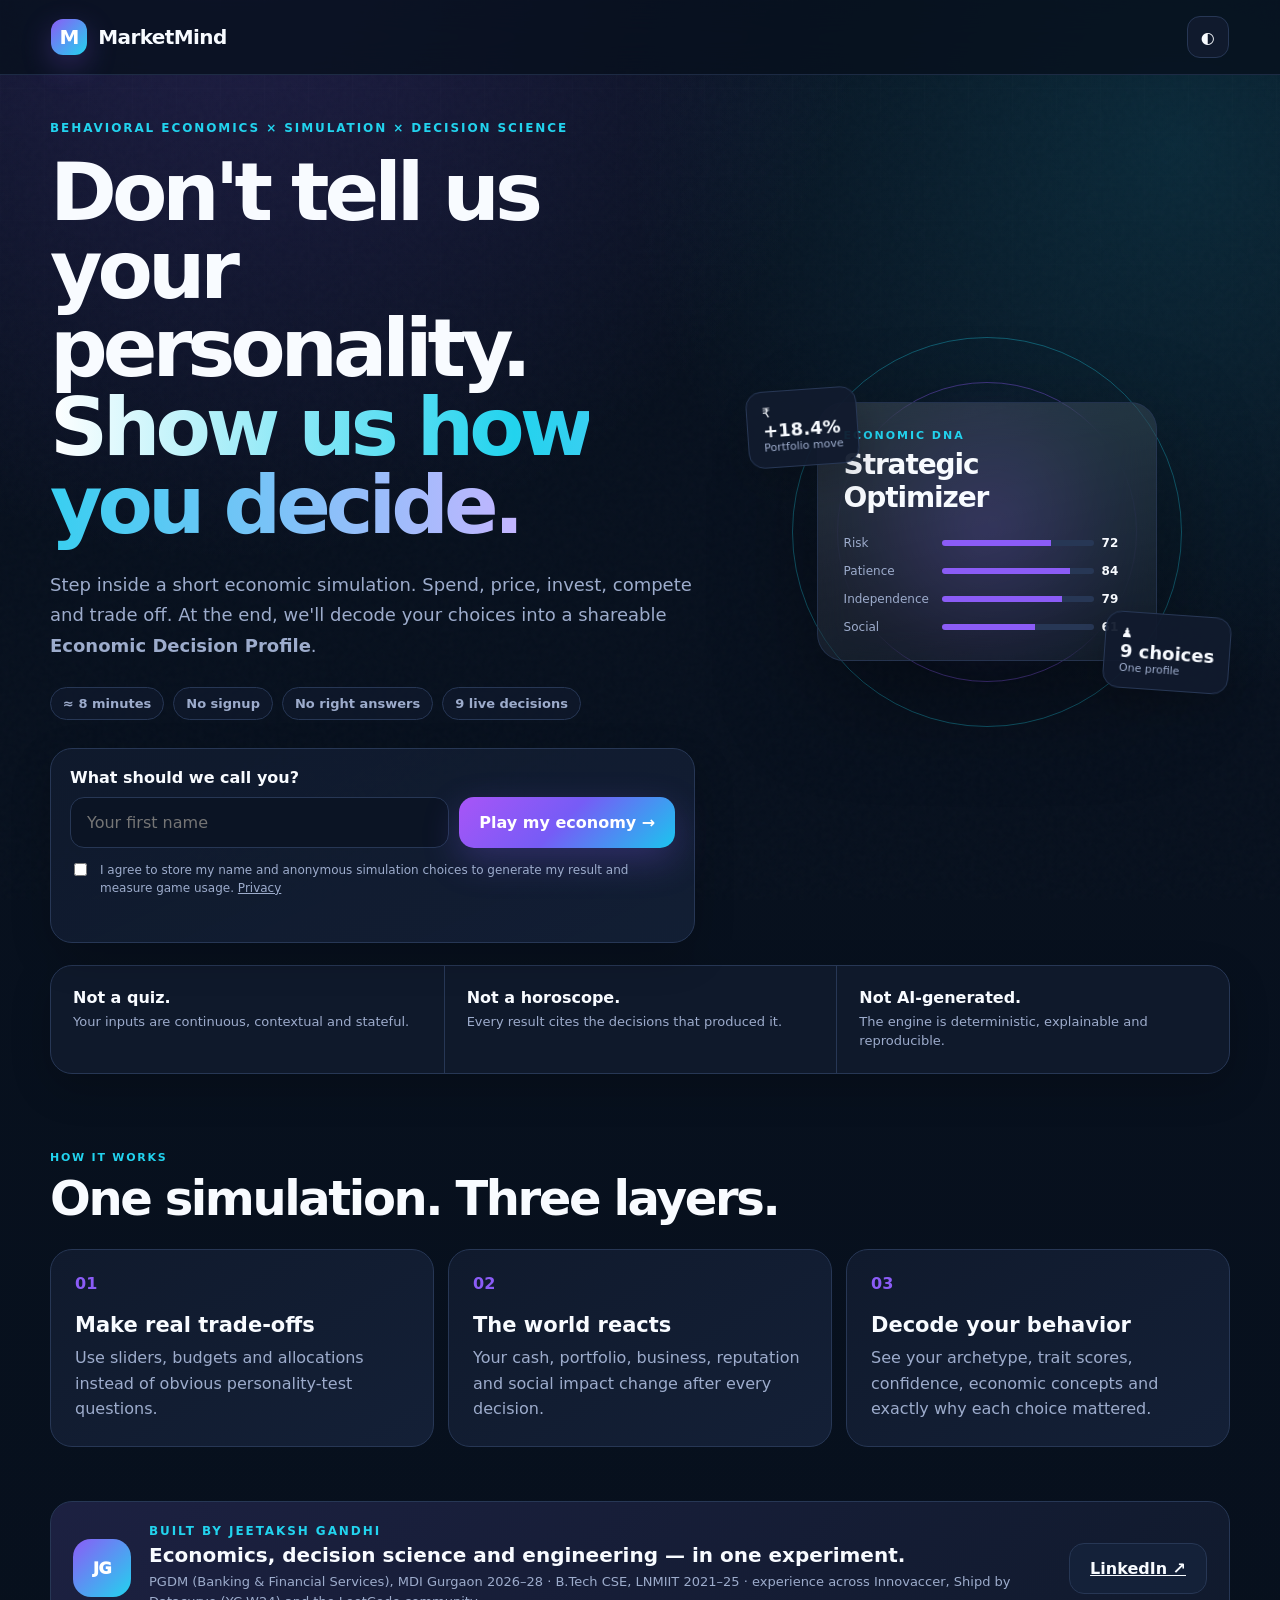
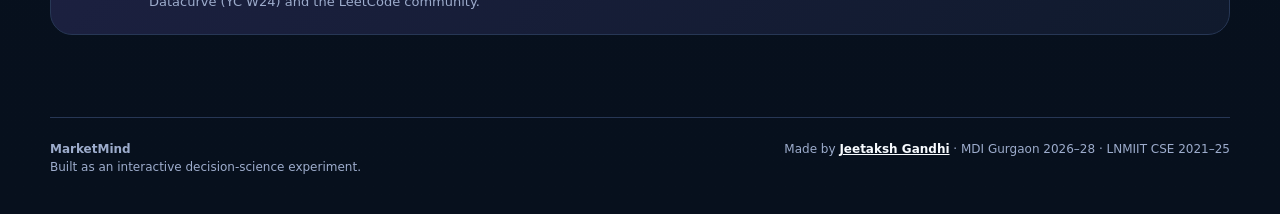
<file: index.html>
<!doctype html>
<html lang="en">
<head>
  <meta charset="utf-8" />
  <meta name="viewport" content="width=device-width, initial-scale=1" />
  <meta name="theme-color" content="#0b1020" />
  <meta name="description" content="MarketMind is an interactive behavioral economics simulation that reveals your Economic Decision Profile from the choices you make." />
  <meta property="og:title" content="MarketMind — Play your economy. Discover your decision personality." />
  <meta property="og:description" content="No personality questions. We give you an economy and see what you do with it." />
  <meta property="og:type" content="website" />
  <title>MarketMind — Economic Decision Personality</title>
  <link rel="icon" href="/favicon.svg" type="image/svg+xml" />
  <link rel="manifest" href="/manifest.webmanifest" />
  <link rel="stylesheet" href="/styles.css" />
</head>
<body>
  <div class="noise" aria-hidden="true"></div>

  <header class="topbar">
    <a class="brand" href="/" aria-label="MarketMind home">
      <span class="brand-mark">M</span>
      <span>MarketMind</span>
    </a>
    <div class="top-actions">
      <button class="icon-btn" id="themeBtn" type="button" aria-label="Toggle theme">◐</button>
      <button class="ghost small" id="restartBtn" type="button" hidden>Restart</button>
    </div>
  </header>

  <main id="app" class="app-shell">
    <section id="landing" class="view active">
      <div class="hero-grid">
        <div class="hero-copy">
          <div class="eyebrow">BEHAVIORAL ECONOMICS × SIMULATION × DECISION SCIENCE</div>
          <h1>Don't tell us your personality.<br><span>Show us how you decide.</span></h1>
          <p class="hero-sub">Step inside a short economic simulation. Spend, price, invest, compete and trade off. At the end, we'll decode your choices into a shareable <strong>Economic Decision Profile</strong>.</p>

          <div class="hero-pills" aria-label="Simulation highlights">
            <span>≈ 8 minutes</span><span>No signup</span><span>No right answers</span><span>9 live decisions</span>
          </div>

          <form id="startForm" class="start-card" novalidate>
            <label for="nameInput">What should we call you?</label>
            <div class="name-row">
              <input id="nameInput" name="name" type="text" minlength="2" maxlength="40" autocomplete="name" placeholder="Your first name" required />
              <button class="primary" type="submit">Play my economy <span>→</span></button>
            </div>
            <label class="consent-row">
              <input id="consentInput" type="checkbox" required />
              <span>I agree to store my name and anonymous simulation choices to generate my result and measure game usage. <a href="/privacy.html">Privacy</a></span>
            </label>
            <p class="form-error" id="startError" role="alert"></p>
          </form>
        </div>

        <div class="hero-visual" aria-hidden="true">
          <div class="orbit orbit-a"></div><div class="orbit orbit-b"></div>
          <div class="profile-card floating">
            <div class="mini-kicker">ECONOMIC DNA</div>
            <div class="mini-title">Strategic Optimizer</div>
            <div class="mini-bars">
              <div><span>Risk</span><i style="--v:72%"></i><b>72</b></div>
              <div><span>Patience</span><i style="--v:84%"></i><b>84</b></div>
              <div><span>Independence</span><i style="--v:79%"></i><b>79</b></div>
              <div><span>Social</span><i style="--v:61%"></i><b>61</b></div>
            </div>
          </div>
          <div class="signal-card signal-one">₹ <b>+18.4%</b><span>Portfolio move</span></div>
          <div class="signal-card signal-two">♟ <b>9 choices</b><span>One profile</span></div>
        </div>
      </div>

      <div class="proof-strip">
        <div><b>Not a quiz.</b><span>Your inputs are continuous, contextual and stateful.</span></div>
        <div><b>Not a horoscope.</b><span>Every result cites the decisions that produced it.</span></div>
        <div><b>Not AI-generated.</b><span>The engine is deterministic, explainable and reproducible.</span></div>
      </div>

      <section class="how-it-works">
        <div class="section-head"><span>HOW IT WORKS</span><h2>One simulation. Three layers.</h2></div>
        <div class="steps-grid">
          <article><em>01</em><h3>Make real trade-offs</h3><p>Use sliders, budgets and allocations instead of obvious personality-test questions.</p></article>
          <article><em>02</em><h3>The world reacts</h3><p>Your cash, portfolio, business, reputation and social impact change after every decision.</p></article>
          <article><em>03</em><h3>Decode your behavior</h3><p>See your archetype, trait scores, confidence, economic concepts and exactly why each choice mattered.</p></article>
        </div>
      </section>

      <section class="creator-panel">
        <div class="creator-mark">JG</div>
        <div>
          <div class="eyebrow">BUILT BY JEETAKSH GANDHI</div>
          <h3>Economics, decision science and engineering — in one experiment.</h3>
          <p>PGDM (Banking & Financial Services), MDI Gurgaon 2026–28 · B.Tech CSE, LNMIIT 2021–25 · experience across Innovaccer, Shipd by Datacurve (YC W24) and the LeetCode community.</p>
        </div>
        <a class="secondary" href="https://www.linkedin.com/in/jeetaksh/" target="_blank" rel="noreferrer">LinkedIn ↗</a>
      </section>
    </section>

    <section id="game" class="view" aria-live="polite">
      <div class="game-top">
        <div class="progress-wrap">
          <div class="progress-copy"><span id="roundLabel">Decision 1 of 9</span><span id="progressPct">11%</span></div>
          <div class="progress-track"><div id="progressFill"></div></div>
        </div>
        <div class="world-stats" id="worldStats"></div>
      </div>
      <div id="scenarioMount"></div>
    </section>

    <section id="result" class="view">
      <div class="result-hero">
        <div>
          <div class="eyebrow">YOUR ECONOMIC DECISION PROFILE</div>
          <p class="result-name" id="resultName"></p>
          <h1 id="archetypeTitle"></h1>
          <p id="archetypeBlurb" class="result-blurb"></p>
          <div class="result-actions">
            <button class="primary" id="downloadCardBtn" type="button">Download report card</button>
            <button class="secondary" id="shareCardBtn" type="button">Share profile</button>
          </div>
        </div>
        <div class="score-orb" id="scoreOrb">
          <span>ECONOMIC<br>DNA</span>
          <strong id="profileCode">—</strong>
        </div>
      </div>

      <section class="results-section">
        <div class="section-head"><span>YOUR TRAITS</span><h2>How you tend to decide</h2></div>
        <div id="traitGrid" class="trait-grid"></div>
      </section>

      <section class="results-section">
        <div class="section-head"><span>YOUR WORLD</span><h2>Where your simulation ended</h2></div>
        <div id="finalWorld" class="final-world"></div>
      </section>

      <section class="results-section">
        <div class="section-head"><span>CHOICES, DECODED</span><h2>The economics behind every decision</h2><p>These are scenario-based tendencies, not a clinical or psychological diagnosis.</p></div>
        <div id="decisionReport" class="decision-report"></div>
      </section>

      <section class="results-section final-cta">
        <div>
          <span class="eyebrow">ONE MORE THING</span>
          <h2>Think you know how your friends decide?</h2>
          <p>Send them MarketMind and compare your Economic Decision Profiles.</p>
        </div>
        <button class="primary" id="shareChallengeBtn" type="button">Challenge a friend →</button>
      </section>
    </section>
  </main>

  <footer class="footer">
    <div><strong>MarketMind</strong><span>Built as an interactive decision-science experiment.</span></div>
    <div class="creator">Made by <a href="https://www.linkedin.com/in/jeetaksh/" target="_blank" rel="noreferrer">Jeetaksh Gandhi</a> · MDI Gurgaon 2026–28 · LNMIIT CSE 2021–25</div>
  </footer>

  <canvas id="reportCanvas" width="1080" height="1350" hidden></canvas>
  <script src="/app.js" defer></script>
</body>
</html>
</file>
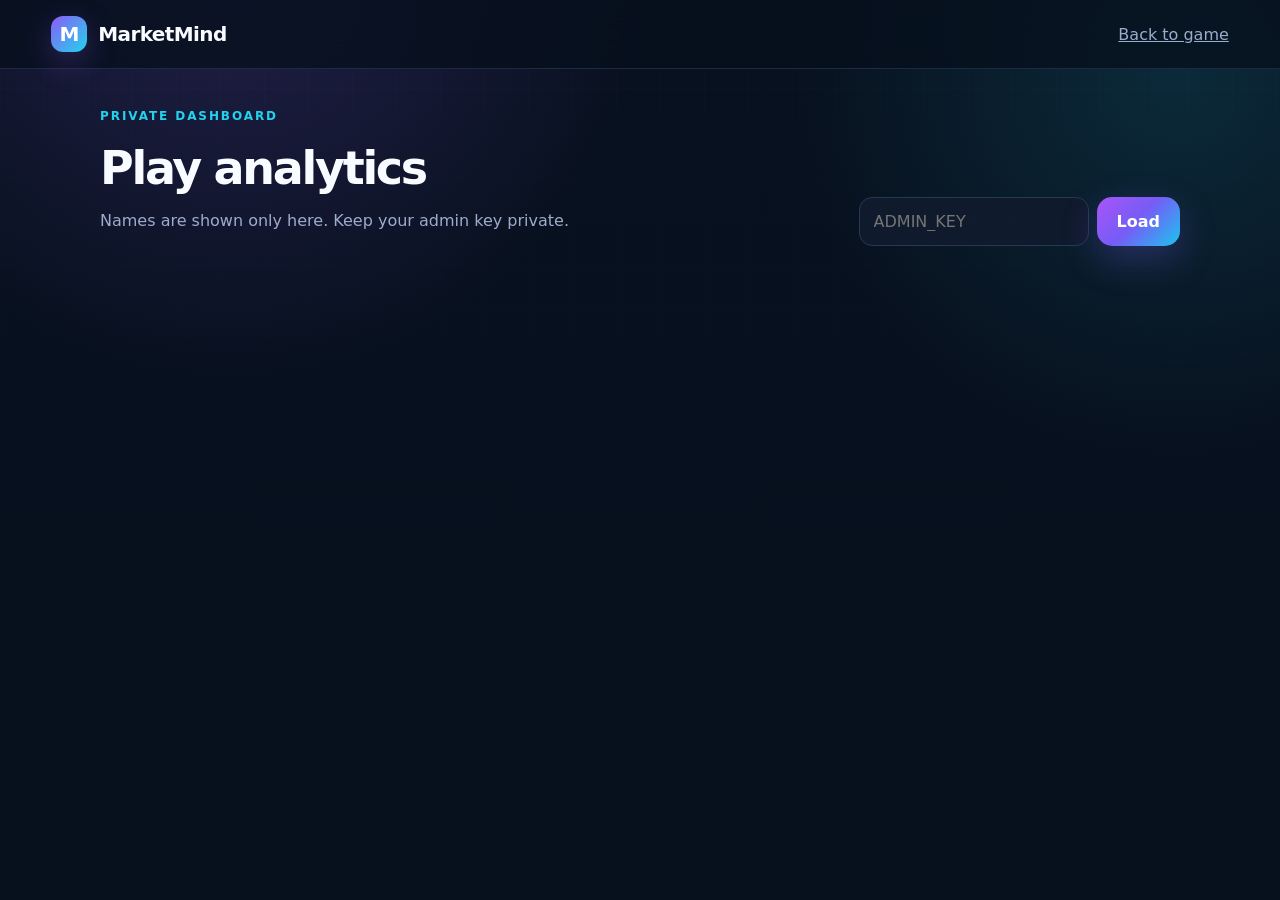
<file: admin.html>
<!doctype html>
<html lang="en">
<head>
  <meta charset="utf-8" />
  <meta name="viewport" content="width=device-width, initial-scale=1" />
  <meta name="theme-color" content="#0b1020" />
  <title>MarketMind Admin</title>
  <link rel="stylesheet" href="/styles.css" />
  <style>
    .admin-wrap{width:min(1080px,calc(100% - 28px));margin:40px auto 80px}.admin-head{display:flex;justify-content:space-between;gap:20px;align-items:end;margin-bottom:24px}.admin-head h1{font-size:46px;letter-spacing:-.05em;margin:6px 0}.admin-login{display:flex;gap:8px;max-width:520px}.admin-login input{flex:1;background:var(--card);color:var(--text);border:1px solid var(--line);border-radius:13px;padding:13px 14px;min-width:0}.kpis{display:grid;grid-template-columns:repeat(3,1fr);gap:12px;margin:24px 0}.kpi{padding:22px;border:1px solid var(--line);border-radius:20px;background:var(--card)}.kpi span{color:var(--muted);font-size:12px}.kpi b{display:block;font-size:38px;letter-spacing:-.04em;margin-top:5px}.admin-grid{display:grid;grid-template-columns:.8fr 1.2fr;gap:16px}.admin-card{border:1px solid var(--line);border-radius:20px;background:var(--card);padding:20px;overflow:auto}.admin-card h2{margin:0 0 14px;font-size:19px}.archetype-row{display:grid;grid-template-columns:1fr auto;gap:12px;padding:10px 0;border-top:1px solid var(--line)}.archetype-row:first-of-type{border-top:0}.table{width:100%;border-collapse:collapse;font-size:12px}.table th,.table td{padding:10px 9px;border-bottom:1px solid var(--line);text-align:left;white-space:nowrap}.table th{color:var(--muted);font-size:10px;text-transform:uppercase;letter-spacing:.08em}.muted{color:var(--muted)}.error{color:var(--rose);margin:12px 0}.admin-note{color:var(--muted);font-size:12px;line-height:1.5}@media(max-width:800px){.kpis,.admin-grid{grid-template-columns:1fr}.admin-head{align-items:flex-start;flex-direction:column}.admin-login{width:100%}}
  </style>
</head>
<body>
  <header class="topbar"><a class="brand" href="/"><span class="brand-mark">M</span><span>MarketMind</span></a><a class="ghost" href="/">Back to game</a></header>
  <main class="admin-wrap">
    <div class="admin-head">
      <div><div class="eyebrow">PRIVATE DASHBOARD</div><h1>Play analytics</h1><p class="muted">Names are shown only here. Keep your admin key private.</p></div>
      <div class="admin-login"><input id="adminKey" type="password" autocomplete="current-password" placeholder="ADMIN_KEY"/><button class="primary" id="loadBtn" type="button">Load</button></div>
    </div>
    <p id="error" class="error"></p>
    <section id="dashboard" hidden>
      <div class="kpis"><div class="kpi"><span>Started</span><b id="started">0</b></div><div class="kpi"><span>Completed</span><b id="completed">0</b></div><div class="kpi"><span>Completion rate</span><b id="rate">0%</b></div></div>
      <div class="admin-grid">
        <div class="admin-card"><h2>Personality mix</h2><div id="archetypes"></div><p class="admin-note" id="sample"></p></div>
        <div class="admin-card"><h2>Recent players</h2><div style="overflow:auto"><table class="table"><thead><tr><th>Name</th><th>Status</th><th>Round</th><th>Type</th><th>Started</th></tr></thead><tbody id="recent"></tbody></table></div></div>
      </div>
    </section>
  </main>
  <script>
    const keyInput=document.querySelector('#adminKey'),btn=document.querySelector('#loadBtn'),err=document.querySelector('#error'),dash=document.querySelector('#dashboard');
    function esc(s){return String(s??'').replace(/[&<>"']/g,m=>({'&':'&amp;','<':'&lt;','>':'&gt;','"':'&quot;',"'":'&#39;'}[m]));}
    async function load(){err.textContent='';btn.disabled=true;try{const r=await fetch('/api/admin',{headers:{'x-admin-key':keyInput.value}});const d=await r.json();if(!r.ok)throw new Error(d.error||'Could not load analytics');document.querySelector('#started').textContent=d.totalStarted.toLocaleString('en-IN');document.querySelector('#completed').textContent=d.totalCompleted.toLocaleString('en-IN');document.querySelector('#rate').textContent=d.completionRate+'%';const pairs=Object.entries(d.archetypeCounts||{}).sort((a,b)=>b[1]-a[1]);document.querySelector('#archetypes').innerHTML=pairs.length?pairs.map(([k,v])=>`<div class="archetype-row"><span>${esc(k)}</span><b>${v}</b></div>`):'<p class="muted">No completed profiles yet.</p>';document.querySelector('#sample').textContent=`Personality mix uses the latest ${d.archetypeSampleSize||0} completed sessions.`;document.querySelector('#recent').innerHTML=(d.recent||[]).map(x=>`<tr><td>${esc(x.name)}</td><td>${x.completed?'Completed':'Playing'}</td><td>${x.current_round}/9</td><td>${esc(x.personality_type||'—')}</td><td>${x.started_at?new Date(x.started_at).toLocaleString():'—'}</td></tr>`).join('');dash.hidden=false;}catch(e){err.textContent=e.message;}finally{btn.disabled=false;}}
    btn.addEventListener('click',load);keyInput.addEventListener('keydown',e=>{if(e.key==='Enter')load();});
  </script>
</body>
</html>
</file>
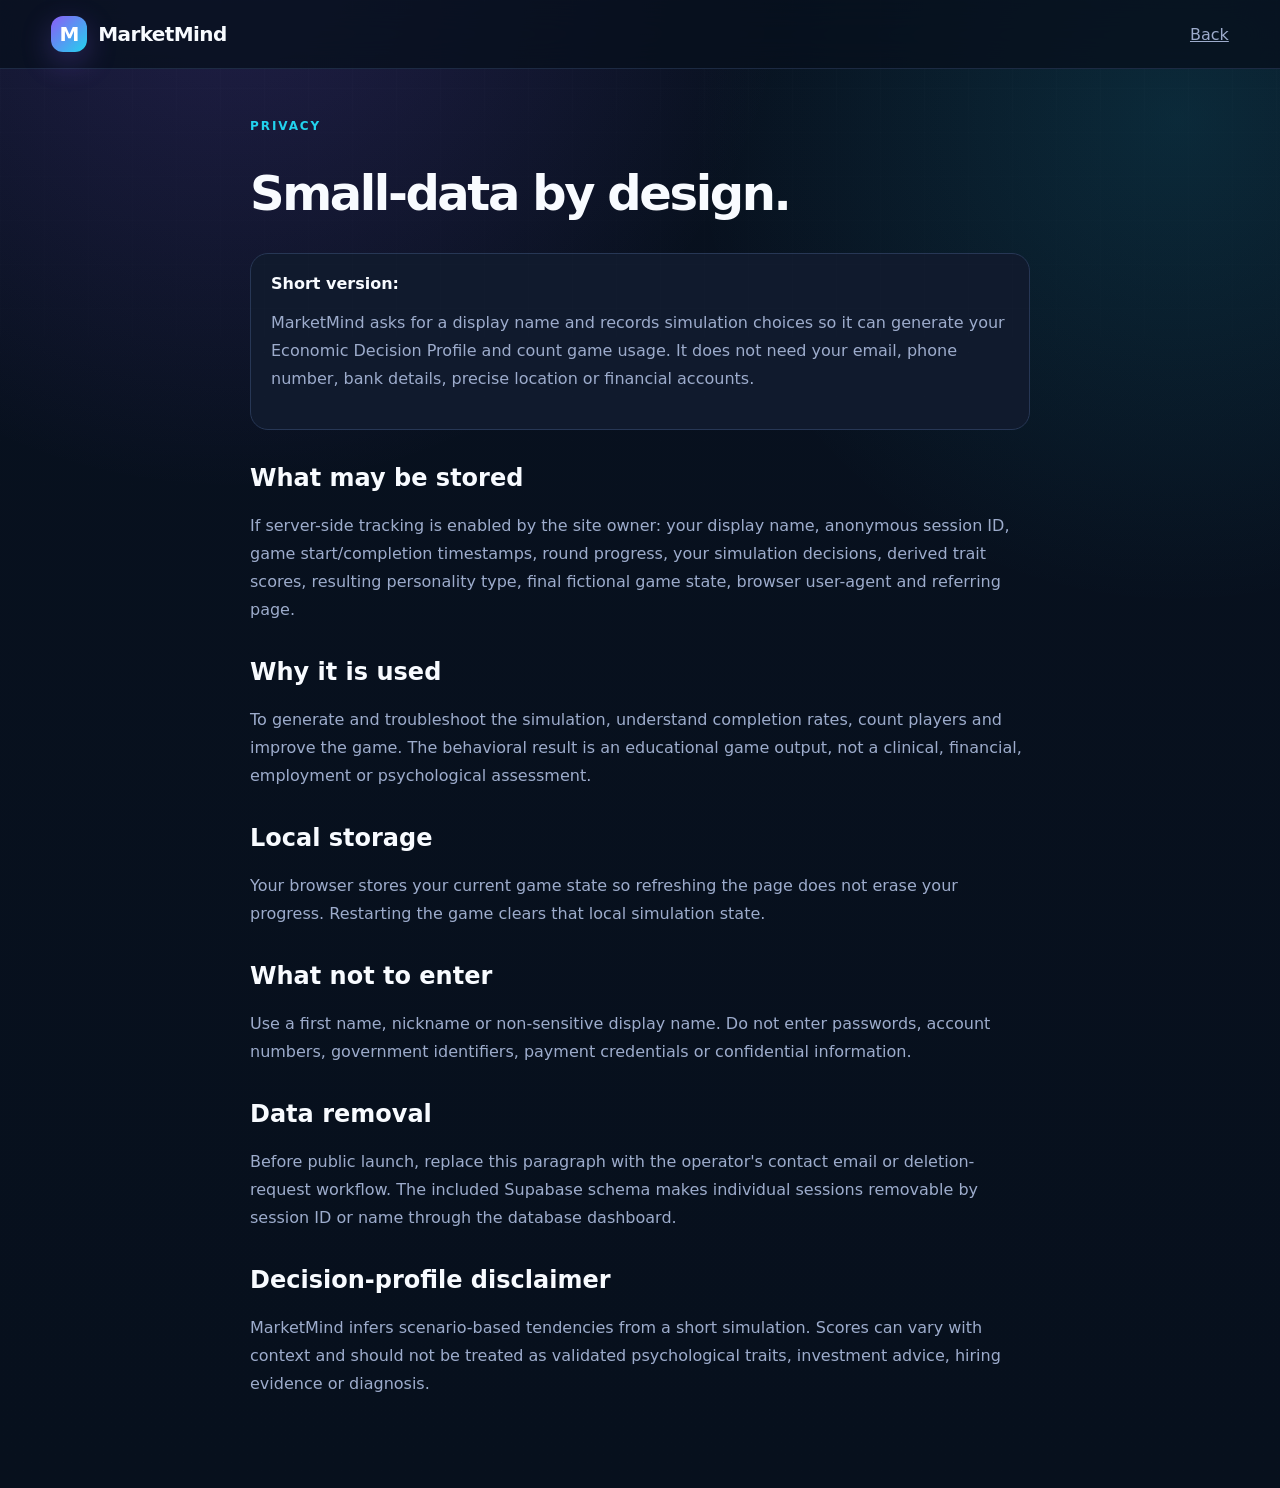
<file: privacy.html>
<!doctype html>
<html lang="en">
<head><meta charset="utf-8"/><meta name="viewport" content="width=device-width,initial-scale=1"/><meta name="theme-color" content="#0b1020"/><title>MarketMind Privacy</title><link rel="stylesheet" href="/styles.css"/><style>.legal{width:min(780px,calc(100% - 28px));margin:50px auto 90px}.legal h1{font-size:48px;letter-spacing:-.05em}.legal h2{margin-top:34px}.legal p,.legal li{color:var(--muted);line-height:1.75}.legal .box{border:1px solid var(--line);background:var(--card);border-radius:18px;padding:20px}</style></head>
<body>
<header class="topbar"><a class="brand" href="/"><span class="brand-mark">M</span><span>MarketMind</span></a><a class="ghost" href="/">Back</a></header>
<main class="legal">
  <div class="eyebrow">PRIVACY</div><h1>Small-data by design.</h1>
  <div class="box"><strong>Short version:</strong><p>MarketMind asks for a display name and records simulation choices so it can generate your Economic Decision Profile and count game usage. It does not need your email, phone number, bank details, precise location or financial accounts.</p></div>
  <h2>What may be stored</h2><p>If server-side tracking is enabled by the site owner: your display name, anonymous session ID, game start/completion timestamps, round progress, your simulation decisions, derived trait scores, resulting personality type, final fictional game state, browser user-agent and referring page.</p>
  <h2>Why it is used</h2><p>To generate and troubleshoot the simulation, understand completion rates, count players and improve the game. The behavioral result is an educational game output, not a clinical, financial, employment or psychological assessment.</p>
  <h2>Local storage</h2><p>Your browser stores your current game state so refreshing the page does not erase your progress. Restarting the game clears that local simulation state.</p>
  <h2>What not to enter</h2><p>Use a first name, nickname or non-sensitive display name. Do not enter passwords, account numbers, government identifiers, payment credentials or confidential information.</p>
  <h2>Data removal</h2><p>Before public launch, replace this paragraph with the operator's contact email or deletion-request workflow. The included Supabase schema makes individual sessions removable by session ID or name through the database dashboard.</p>
  <h2>Decision-profile disclaimer</h2><p>MarketMind infers scenario-based tendencies from a short simulation. Scores can vary with context and should not be treated as validated psychological traits, investment advice, hiring evidence or diagnosis.</p>
</main>
</body></html>
</file>
<file: styles.css>
:root{
  --bg:#07101d;
  --bg2:#0b1424;
  --card:#101a2d;
  --card2:#15223a;
  --text:#f8fbff;
  --muted:#9daccc;
  --line:#273755;
  --violet:#8b5cf6;
  --cyan:#22d3ee;
  --lime:#a3e635;
  --amber:#fbbf24;
  --rose:#fb7185;
  --blue:#60a5fa;
  --mint:#34d399;
  --shadow:0 28px 85px rgba(0,0,0,.34);
  --shadow-soft:0 14px 40px rgba(0,0,0,.20);
  --radius:28px;
}
:root.light{
  --bg:#f6f8fc;
  --bg2:#eef3fa;
  --card:#ffffff;
  --card2:#f5f8fd;
  --text:#111827;
  --muted:#62708c;
  --line:#d9e2ef;
  --shadow:0 28px 85px rgba(44,55,86,.13);
  --shadow-soft:0 14px 40px rgba(44,55,86,.08);
}

*{box-sizing:border-box}
html{scroll-behavior:smooth}
body{
  margin:0;
  min-height:100vh;
  overflow-x:hidden;
  color:var(--text);
  font-family:Inter,ui-sans-serif,system-ui,-apple-system,BlinkMacSystemFont,"Segoe UI",sans-serif;
  background:
    radial-gradient(circle at 18% -5%,rgba(139,92,246,.20),transparent 30%),
    radial-gradient(circle at 92% 8%,rgba(34,211,238,.13),transparent 27%),
    linear-gradient(180deg,color-mix(in srgb,var(--bg) 94%,#151c3a 6%),var(--bg));
}
body::before{
  content:"";
  position:fixed;
  inset:0;
  pointer-events:none;
  background-image:
    linear-gradient(rgba(255,255,255,.017) 1px,transparent 1px),
    linear-gradient(90deg,rgba(255,255,255,.017) 1px,transparent 1px);
  background-size:44px 44px;
  mask-image:linear-gradient(to bottom,rgba(0,0,0,.75),transparent 75%);
}
button,input{font:inherit}
button{touch-action:manipulation}
a{color:inherit}
.noise{
  position:fixed;
  inset:0;
  pointer-events:none;
  opacity:.025;
  background-image:url("data:image/svg+xml,%3Csvg viewBox='0 0 180 180' xmlns='http://www.w3.org/2000/svg'%3E%3Cfilter id='n'%3E%3CfeTurbulence type='fractalNoise' baseFrequency='.9' numOctaves='4' stitchTiles='stitch'/%3E%3C/filter%3E%3Crect width='100%25' height='100%25' filter='url(%23n)' opacity='.8'/%3E%3C/svg%3E");
}

.topbar{
  position:sticky;
  top:0;
  z-index:30;
  display:flex;
  justify-content:space-between;
  align-items:center;
  gap:18px;
  padding:16px clamp(18px,4vw,56px);
  backdrop-filter:blur(20px);
  background:color-mix(in srgb,var(--bg) 78%,transparent);
  border-bottom:1px solid color-mix(in srgb,var(--line) 68%,transparent);
}
.brand{
  display:flex;
  gap:11px;
  align-items:center;
  text-decoration:none;
  font-weight:850;
  letter-spacing:-.03em;
  font-size:20px;
  min-width:0;
}
.brand-mark{
  width:36px;
  height:36px;
  flex:0 0 auto;
  border-radius:12px;
  display:grid;
  place-items:center;
  background:linear-gradient(135deg,var(--violet),var(--cyan));
  color:white;
  box-shadow:0 10px 30px rgba(139,92,246,.28);
}
.top-actions{display:flex;gap:10px;align-items:center;flex:0 0 auto}
.icon-btn,.ghost,.secondary,.primary{border:0;cursor:pointer;transition:transform .2s ease,filter .2s ease,border-color .2s ease,background .2s ease}
.icon-btn{
  width:42px;
  height:42px;
  border-radius:13px;
  background:var(--card);
  color:var(--text);
  border:1px solid var(--line);
}
.ghost{background:transparent;color:var(--muted)}
.ghost.small{padding:10px 14px}
.primary{
  background:linear-gradient(135deg,#a855f7 0%,#765cf6 48%,#1bc5ee 100%);
  color:white;
  border-radius:15px;
  padding:15px 20px;
  font-weight:850;
  box-shadow:0 13px 36px rgba(124,92,246,.27);
}
.primary:hover,.secondary:hover,.icon-btn:hover{transform:translateY(-1px);filter:saturate(1.08)}
.primary:disabled{opacity:.58;cursor:not-allowed;transform:none}
.secondary{
  background:color-mix(in srgb,var(--card2) 90%,transparent);
  color:var(--text);
  border:1px solid var(--line);
  border-radius:15px;
  padding:15px 20px;
  font-weight:800;
}

.app-shell{width:min(1180px,calc(100% - 32px));margin:0 auto;padding:46px 0 82px;position:relative;z-index:1}
.view{display:none}
.view.active{display:block}

.hero-grid{
  display:grid;
  grid-template-columns:minmax(0,1.14fr) minmax(330px,.86fr);
  gap:48px;
  align-items:center;
  min-height:570px;
}
.hero-copy,.hero-visual,.scenario-story,.decision-panel,.result-card,.result-side,.result-hero>div{min-width:0}
.eyebrow{
  font-size:12px;
  letter-spacing:.16em;
  font-weight:900;
  color:var(--cyan);
  margin-bottom:18px;
}
.hero-copy h1,.result-hero h1{
  font-size:clamp(46px,6.3vw,86px);
  line-height:.97;
  letter-spacing:-.062em;
  margin:0;
  overflow-wrap:anywhere;
}
.hero-copy h1 span{
  background:linear-gradient(90deg,#fff 0%,var(--cyan) 46%,#c3b5ff 100%);
  -webkit-background-clip:text;
  background-clip:text;
  color:transparent;
}
:root.light .hero-copy h1 span{
  background:linear-gradient(90deg,#121827,var(--violet),#0891b2);
  -webkit-background-clip:text;
  background-clip:text;
  color:transparent;
}
.hero-sub{
  max-width:760px;
  font-size:18px;
  line-height:1.68;
  color:var(--muted);
  margin:26px 0;
}
.hero-pills{display:flex;flex-wrap:wrap;gap:9px;margin-bottom:28px}
.hero-pills span{
  border:1px solid var(--line);
  background:color-mix(in srgb,var(--card) 76%,transparent);
  border-radius:999px;
  padding:8px 12px;
  color:var(--muted);
  font-size:13px;
  font-weight:750;
}
.start-card{
  padding:19px;
  border:1px solid var(--line);
  background:linear-gradient(155deg,color-mix(in srgb,var(--card) 94%,transparent),color-mix(in srgb,var(--card2) 80%,transparent));
  border-radius:22px;
  box-shadow:var(--shadow-soft);
  max-width:760px;
}
.start-card>label:first-child{display:block;font-weight:820;margin:0 0 10px}
.name-row{display:flex;gap:10px;align-items:stretch}
.name-row input{
  min-width:0;
  flex:1;
  border-radius:14px;
  border:1px solid var(--line);
  background:var(--bg2);
  color:var(--text);
  padding:15px 16px;
  font-size:16px;
  outline:none;
}
.name-row input:focus{border-color:var(--violet);box-shadow:0 0 0 4px rgba(139,92,246,.12)}
.consent-row{display:flex;align-items:flex-start;gap:10px;margin-top:13px;color:var(--muted);font-size:12px;line-height:1.5}
.consent-row input{margin-top:2px;flex:0 0 auto}
.form-error{color:var(--rose);font-size:13px;margin:8px 0 0;min-height:18px}

.hero-visual{min-height:490px;position:relative;display:grid;place-items:center}
.hero-visual::before{
  content:"";
  position:absolute;
  width:330px;
  height:330px;
  border-radius:50%;
  background:radial-gradient(circle,rgba(139,92,246,.22),transparent 66%);
  filter:blur(2px);
}
.orbit{position:absolute;border:1px solid color-mix(in srgb,var(--cyan) 34%,transparent);border-radius:50%;animation:spin 18s linear infinite}
.orbit-a{width:390px;height:390px}
.orbit-b{width:300px;height:300px;border-color:color-mix(in srgb,var(--violet) 42%,transparent);animation-direction:reverse;animation-duration:14s}
@keyframes spin{to{transform:rotate(360deg)}}
.profile-card{
  width:min(340px,86%);
  padding:26px;
  border-radius:27px;
  border:1px solid color-mix(in srgb,var(--line) 78%,transparent);
  background:linear-gradient(165deg,rgba(255,255,255,.12),rgba(255,255,255,.035));
  backdrop-filter:blur(18px);
  box-shadow:0 35px 100px rgba(0,0,0,.34);
  position:relative;
  z-index:2;
}
.mini-kicker{font-size:11px;letter-spacing:.18em;color:var(--cyan);font-weight:900}
.mini-title{font-size:28px;font-weight:900;letter-spacing:-.04em;margin:6px 0 22px}
.mini-bars{display:grid;gap:14px}
.mini-bars div{display:grid;grid-template-columns:90px minmax(0,1fr) 28px;gap:8px;align-items:center;color:var(--muted);font-size:12px}
.mini-bars i{height:6px;border-radius:99px;background:linear-gradient(90deg,var(--violet) var(--v),var(--line) var(--v))}
.mini-bars b{color:var(--text)}
.floating{animation:float 4.5s ease-in-out infinite}
@keyframes float{50%{transform:translateY(-10px)}}
.signal-card{
  position:absolute;
  z-index:3;
  padding:13px 15px;
  border:1px solid var(--line);
  border-radius:16px;
  background:color-mix(in srgb,var(--card) 94%,transparent);
  box-shadow:var(--shadow-soft);
  display:grid;
  font-size:13px;
  max-width:170px;
}
.signal-card b{font-size:18px}
.signal-card span{color:var(--muted);font-size:11px}
.signal-one{left:4px;top:102px;transform:rotate(-4deg)}
.signal-two{right:0;bottom:86px;transform:rotate(4deg)}

.proof-strip{
  display:grid;
  grid-template-columns:repeat(3,minmax(0,1fr));
  border:1px solid var(--line);
  border-radius:22px;
  overflow:hidden;
  background:color-mix(in srgb,var(--card) 94%,transparent);
  margin:22px 0 72px;
  box-shadow:var(--shadow-soft);
}
.proof-strip div{padding:22px;min-width:0}
.proof-strip div+div{border-left:1px solid var(--line)}
.proof-strip b{display:block;margin-bottom:5px}
.proof-strip span{display:block;color:var(--muted);font-size:13px;line-height:1.5}
.section-head span{font-size:11px;letter-spacing:.16em;color:var(--cyan);font-weight:900}
.section-head h2{font-size:clamp(30px,4vw,48px);letter-spacing:-.05em;margin:8px 0 8px;line-height:1.05}
.section-head p{color:var(--muted);margin:0;line-height:1.6}
.steps-grid{display:grid;grid-template-columns:repeat(3,minmax(0,1fr));gap:14px;margin-top:26px}
.steps-grid article{
  padding:24px;
  border-radius:22px;
  border:1px solid var(--line);
  background:linear-gradient(150deg,var(--card),color-mix(in srgb,var(--card2) 72%,var(--card)));
  min-width:0;
}
.steps-grid em{font-style:normal;color:var(--violet);font-weight:900}
.steps-grid h3{margin:20px 0 8px;font-size:21px}
.steps-grid p{margin:0;color:var(--muted);line-height:1.6}

.creator-panel{
  display:grid;
  grid-template-columns:auto minmax(0,1fr) auto;
  gap:18px;
  align-items:center;
  margin-top:54px;
  padding:22px;
  border:1px solid var(--line);
  border-radius:22px;
  background:linear-gradient(135deg,color-mix(in srgb,var(--violet) 10%,var(--card)),var(--card));
}
.creator-mark{width:58px;height:58px;border-radius:18px;display:grid;place-items:center;font-weight:950;letter-spacing:-.04em;background:linear-gradient(135deg,var(--violet),var(--cyan));color:#fff}
.creator-panel .eyebrow{margin:0 0 5px}
.creator-panel h3{margin:0 0 4px;font-size:20px;line-height:1.25}
.creator-panel p{margin:0;color:var(--muted);font-size:13px;line-height:1.55}

.game-top{
  display:grid;
  grid-template-columns:minmax(220px,1fr) minmax(0,auto);
  gap:20px;
  align-items:end;
  margin-bottom:26px;
}
.progress-copy{display:flex;justify-content:space-between;gap:12px;color:var(--muted);font-size:12px;font-weight:800;margin-bottom:8px}
.progress-track{height:9px;background:var(--card);border-radius:99px;overflow:hidden;border:1px solid var(--line)}
#progressFill{height:100%;width:0;background:linear-gradient(90deg,var(--violet),var(--cyan));transition:width .4s ease;border-radius:99px}
.world-stats{display:flex;gap:8px;flex-wrap:wrap;justify-content:flex-end;min-width:0}
.world-chip{
  padding:9px 11px;
  border-radius:13px;
  border:1px solid var(--line);
  background:color-mix(in srgb,var(--card) 94%,transparent);
  display:grid;
  min-width:92px;
  max-width:160px;
  min-height:54px;
}
.world-chip span{font-size:10px;color:var(--muted);text-transform:uppercase;letter-spacing:.08em;white-space:nowrap}
.world-chip b{font-size:14px;margin-top:2px;overflow-wrap:anywhere}

.scenario{
  --round-a:var(--violet);
  --round-b:var(--cyan);
  display:grid;
  grid-template-columns:minmax(0,.95fr) minmax(0,1.05fr);
  gap:18px;
  align-items:stretch;
}
.scenario.accent-cyan{--round-a:#22d3ee;--round-b:#60a5fa}
.scenario.accent-rose{--round-a:#fb7185;--round-b:#f59e0b}
.scenario.accent-lime{--round-a:#a3e635;--round-b:#34d399}
.scenario.accent-amber{--round-a:#fbbf24;--round-b:#fb7185}
.scenario.accent-violet{--round-a:#8b5cf6;--round-b:#22d3ee}
.scenario-story,.decision-panel{
  border:1px solid var(--line);
  border-radius:27px;
  background:linear-gradient(155deg,color-mix(in srgb,var(--card) 96%,transparent),color-mix(in srgb,var(--card2) 77%,transparent));
  overflow:hidden;
  box-shadow:var(--shadow-soft);
}
.scenario-story{
  position:relative;
  padding:32px;
  min-height:540px;
  display:flex;
  flex-direction:column;
}
.scenario-story::before{
  content:"";
  position:absolute;
  width:230px;
  height:230px;
  border-radius:50%;
  right:-90px;
  top:-90px;
  background:radial-gradient(circle,color-mix(in srgb,var(--round-a) 23%,transparent),transparent 67%);
  pointer-events:none;
}
.scenario-tag{
  display:inline-flex;
  width:max-content;
  max-width:100%;
  gap:8px;
  align-items:center;
  border-radius:999px;
  padding:8px 11px;
  background:color-mix(in srgb,var(--round-a) 11%,var(--card2));
  border:1px solid color-mix(in srgb,var(--round-a) 32%,var(--line));
  color:var(--round-a);
  font-size:11px;
  font-weight:900;
  letter-spacing:.08em;
  position:relative;
  z-index:1;
}
.scenario h2{
  font-size:clamp(33px,4.4vw,56px);
  letter-spacing:-.054em;
  line-height:1.02;
  margin:21px 0 14px;
  overflow-wrap:anywhere;
  position:relative;
  z-index:1;
}
.scenario-story>p{font-size:16px;line-height:1.65;color:var(--muted);max-width:630px;margin:0;position:relative;z-index:1}
.scenario-facts{display:grid;grid-template-columns:repeat(2,minmax(0,1fr));gap:8px;margin:20px 0 18px;position:relative;z-index:1}
.scenario-fact{padding:10px 11px;border-radius:13px;border:1px solid var(--line);background:color-mix(in srgb,var(--card2) 86%,transparent);min-width:0}
.scenario-fact span{display:block;color:var(--muted);font-size:10px;text-transform:uppercase;letter-spacing:.08em;margin-bottom:3px}
.scenario-fact b{display:block;font-size:13px;line-height:1.35;overflow-wrap:anywhere}
.story-visual{
  margin-top:auto;
  min-height:154px;
  border:1px solid color-mix(in srgb,var(--round-a) 30%,var(--line));
  border-radius:20px;
  background:
    linear-gradient(135deg,color-mix(in srgb,var(--round-a) 16%,transparent),color-mix(in srgb,var(--round-b) 9%,transparent)),
    color-mix(in srgb,var(--card2) 78%,transparent);
  overflow:hidden;
  position:relative;
}
.story-visual::after{
  content:"";
  position:absolute;
  inset:auto -35px -65px auto;
  width:180px;
  height:180px;
  border-radius:50%;
  background:radial-gradient(circle,color-mix(in srgb,var(--round-b) 18%,transparent),transparent 69%);
}
.story-visual .big-num{position:absolute;left:22px;bottom:17px;font-size:clamp(34px,5vw,46px);font-weight:950;letter-spacing:-.05em;max-width:70%;overflow-wrap:anywhere;z-index:2}
.story-visual .small-note{position:absolute;right:20px;top:17px;color:var(--muted);font-size:11px;font-weight:800;letter-spacing:.05em;text-align:right;max-width:58%;z-index:2}
.spark{position:absolute;inset:auto 20px 23px 20px;height:70px;z-index:1}

.decision-panel{padding:29px;display:flex;flex-direction:column;position:relative}
.decision-panel::before{content:"";height:3px;position:absolute;left:29px;right:29px;top:0;border-radius:0 0 99px 99px;background:linear-gradient(90deg,var(--round-a),var(--round-b));opacity:.88}
.decision-panel h3{font-size:22px;margin:0 0 6px;line-height:1.2}
.decision-panel .prompt{color:var(--muted);line-height:1.58;margin:0 0 21px;font-size:14px}
.substep-note{
  color:var(--amber);
  font-size:12px;
  font-weight:800;
  margin:0 0 15px;
  padding:10px 12px;
  border-radius:12px;
  background:rgba(251,191,36,.08);
  border:1px solid rgba(251,191,36,.20);
}
.control-group{
  padding:16px;
  border:1px solid var(--line);
  background:color-mix(in srgb,var(--card2) 92%,transparent);
  border-radius:18px;
  margin-bottom:12px;
  min-width:0;
}
.control-top{display:flex;justify-content:space-between;gap:14px;align-items:flex-start;margin-bottom:13px;min-width:0}
.control-top label{font-weight:820;line-height:1.35;min-width:0}
.control-top output{font-size:clamp(17px,2vw,22px);font-weight:950;color:var(--round-a);text-align:right;line-height:1.2;max-width:48%;overflow-wrap:anywhere;flex:0 0 auto}
input[type="range"]{
  width:100%;
  height:28px;
  margin:0;
  background:transparent;
  accent-color:var(--round-a);
  cursor:pointer;
}
input[type="range"]::-webkit-slider-runnable-track{height:7px;border-radius:99px;background:linear-gradient(90deg,color-mix(in srgb,var(--round-a) 78%,#fff 0%),color-mix(in srgb,var(--round-b) 72%,var(--line)))}
input[type="range"]::-webkit-slider-thumb{-webkit-appearance:none;appearance:none;width:20px;height:20px;border-radius:50%;background:#fff;border:4px solid var(--round-a);margin-top:-6px;box-shadow:0 3px 12px rgba(0,0,0,.28)}
input[type="range"]::-moz-range-track{height:7px;border-radius:99px;background:linear-gradient(90deg,var(--round-a),var(--round-b))}
input[type="range"]::-moz-range-thumb{width:16px;height:16px;border-radius:50%;background:#fff;border:4px solid var(--round-a);box-shadow:0 3px 12px rgba(0,0,0,.28)}
.range-ends{display:flex;justify-content:space-between;gap:14px;color:var(--muted);font-size:11px;margin-top:5px;line-height:1.35}
.range-ends span{min-width:0;max-width:48%;overflow-wrap:anywhere}
.live-hint{
  margin:7px 0 20px;
  padding:13px 15px;
  border-radius:14px;
  border:1px dashed color-mix(in srgb,var(--round-a) 38%,var(--line));
  background:color-mix(in srgb,var(--round-a) 5%,transparent);
  color:var(--muted);
  font-size:13px;
  line-height:1.5;
  min-height:48px;
}
.decision-panel .primary{margin-top:auto;width:100%;min-height:50px}
.meter-row{display:grid;grid-template-columns:90px minmax(0,1fr) 48px;gap:10px;align-items:center;margin:7px 0}
.meter-row span{color:var(--muted);font-size:12px}
.meter{height:8px;border-radius:99px;background:var(--line);overflow:hidden}
.meter i{display:block;height:100%;background:linear-gradient(90deg,var(--violet),var(--cyan));border-radius:99px}
.meter-row b{text-align:right;font-size:12px}
.result-flash{animation:pop .36s ease}
@keyframes pop{50%{transform:scale(1.006)}}

.round-result{display:grid;grid-template-columns:minmax(0,1fr) minmax(260px,.78fr);gap:18px}
.result-card,.result-side{
  border:1px solid var(--line);
  border-radius:27px;
  background:linear-gradient(155deg,var(--card),color-mix(in srgb,var(--card2) 70%,var(--card)));
  padding:30px;
  box-shadow:var(--shadow-soft);
  min-width:0;
}
.result-card h2{font-size:clamp(34px,4.5vw,46px);line-height:1.04;letter-spacing:-.05em;margin:10px 0;overflow-wrap:anywhere}
.outcome-kicker{color:var(--cyan);font-weight:900;font-size:12px;letter-spacing:.12em}
.outcome-copy{font-size:16px;color:var(--muted);line-height:1.65}
.delta-grid{display:grid;grid-template-columns:repeat(3,minmax(0,1fr));gap:10px;margin:22px 0 0}
.delta{padding:14px;background:var(--card2);border-radius:15px;border:1px solid var(--line);min-width:0}
.delta span{display:block;color:var(--muted);font-size:11px;margin-bottom:5px}
.delta b{display:block;font-size:18px;line-height:1.25;overflow-wrap:anywhere}
.delta.positive b{color:var(--mint)}
.delta.negative b{color:var(--rose)}
.result-side{display:flex;flex-direction:column;justify-content:space-between;gap:22px}
.result-side .tease{padding:15px;border-radius:15px;background:linear-gradient(135deg,rgba(139,92,246,.15),rgba(34,211,238,.08));color:var(--muted);line-height:1.55;border:1px solid color-mix(in srgb,var(--violet) 20%,var(--line))}
.result-side .tease strong{color:var(--text)}

.result-hero{
  display:grid;
  grid-template-columns:minmax(0,1fr) minmax(220px,280px);
  gap:30px;
  align-items:center;
  padding:36px;
  border:1px solid var(--line);
  border-radius:31px;
  background:
    radial-gradient(circle at 88% 15%,rgba(34,211,238,.11),transparent 24%),
    linear-gradient(135deg,color-mix(in srgb,var(--violet) 17%,var(--card)),color-mix(in srgb,var(--cyan) 8%,var(--card)));
  box-shadow:var(--shadow);
  overflow:hidden;
}
.result-name{color:var(--muted);font-weight:800;margin:0 0 8px}
.result-hero h1{font-size:clamp(44px,6.5vw,82px);line-height:.98}
.result-blurb{color:var(--muted);font-size:17px;line-height:1.65;max-width:760px}
.result-actions{display:flex;gap:10px;flex-wrap:wrap;margin-top:22px}
.score-orb{
  aspect-ratio:1;
  width:100%;
  max-width:280px;
  justify-self:end;
  border-radius:50%;
  display:flex;
  flex-direction:column;
  align-items:center;
  justify-content:center;
  gap:13px;
  text-align:center;
  border:1px solid var(--line);
  background:radial-gradient(circle at 35% 25%,rgba(255,255,255,.14),transparent 30%),linear-gradient(145deg,rgba(139,92,246,.35),rgba(34,211,238,.15));
  box-shadow:inset 0 0 70px rgba(139,92,246,.11),0 20px 50px rgba(0,0,0,.17);
  padding:28px;
}
.score-orb span{font-size:11px;letter-spacing:.15em;color:var(--muted);font-weight:900;line-height:1.5}
.score-orb strong{display:block;font-size:clamp(20px,2.4vw,27px);letter-spacing:.045em;line-height:1.18;white-space:nowrap}
.results-section{margin-top:58px}
.trait-grid{display:grid;grid-template-columns:repeat(2,minmax(0,1fr));gap:12px;margin-top:24px}
.trait-card{padding:20px;border-radius:20px;border:1px solid var(--line);background:linear-gradient(155deg,var(--card),color-mix(in srgb,var(--card2) 65%,var(--card)));min-width:0}
.trait-card header{display:flex;justify-content:space-between;gap:14px;align-items:flex-end;margin-bottom:10px}
.trait-card h3{margin:0;font-size:16px;line-height:1.3}
.trait-score{font-size:30px;font-weight:950;flex:0 0 auto}
.trait-bar{height:8px;background:var(--line);border-radius:99px;overflow:hidden}
.trait-bar i{display:block;height:100%;border-radius:99px;background:linear-gradient(90deg,var(--violet),var(--cyan));width:var(--score)}
.trait-meta{display:flex;justify-content:space-between;gap:10px;margin-top:9px;color:var(--muted);font-size:11px}
.final-world{display:grid;grid-template-columns:repeat(5,minmax(0,1fr));gap:10px;margin-top:24px}
.final-stat{padding:18px;border-radius:18px;background:var(--card);border:1px solid var(--line);min-width:0}
.final-stat span{display:block;color:var(--muted);font-size:11px;text-transform:uppercase;letter-spacing:.08em}
.final-stat b{display:block;font-size:20px;margin-top:5px;line-height:1.25;overflow-wrap:anywhere}
.decision-report{display:grid;gap:12px;margin-top:24px}
.report-item{border:1px solid var(--line);border-radius:20px;background:var(--card);overflow:hidden}
.report-item button{
  all:unset;
  box-sizing:border-box;
  cursor:pointer;
  width:100%;
  display:grid;
  grid-template-columns:42px minmax(0,1fr) auto;
  gap:14px;
  align-items:center;
  padding:18px;
}
.report-num{width:42px;height:42px;border-radius:13px;display:grid;place-items:center;background:var(--card2);color:var(--cyan);font-weight:900}
.report-title{min-width:0}
.report-title b{display:block;line-height:1.3}
.report-title span{display:block;color:var(--muted);font-size:12px;line-height:1.45;margin-top:3px;overflow-wrap:anywhere}
.chev{color:var(--muted);transition:.2s;flex:0 0 auto}
.report-body{display:none;padding:0 20px 20px 74px;color:var(--muted);line-height:1.62}
.report-body strong{color:var(--text)}
.report-item.open .report-body{display:block}
.report-item.open .chev{transform:rotate(180deg)}
.concept-chip{display:inline-block;margin:8px 6px 0 0;padding:6px 9px;border-radius:999px;background:rgba(139,92,246,.12);color:#c8b9ff;font-size:11px;font-weight:900}
.final-cta{display:flex;justify-content:space-between;gap:20px;align-items:center;padding:28px;border-radius:24px;border:1px solid var(--line);background:linear-gradient(135deg,rgba(139,92,246,.12),rgba(34,211,238,.07))}
.final-cta h2{margin:6px 0 8px;line-height:1.1}
.final-cta p{margin:0;color:var(--muted);line-height:1.55}

.footer{width:min(1180px,calc(100% - 32px));margin:0 auto 40px;padding-top:24px;border-top:1px solid var(--line);display:flex;justify-content:space-between;gap:20px;color:var(--muted);font-size:12px;position:relative;z-index:1}
.footer div:first-child{display:grid;gap:4px}
.creator{text-align:right}
.creator a{color:var(--text);font-weight:800}

@media(max-width:980px){
  .hero-grid,.scenario,.round-result,.result-hero{grid-template-columns:1fr}
  .hero-grid{gap:24px}
  .hero-visual{min-height:380px}
  .proof-strip,.steps-grid{grid-template-columns:1fr}
  .proof-strip div+div{border-left:0;border-top:1px solid var(--line)}
  .game-top{grid-template-columns:1fr}
  .world-stats{justify-content:flex-start}
  .scenario-story{min-height:auto}
  .story-visual{margin-top:24px}
  .score-orb{width:230px;justify-self:center}
  .trait-grid{grid-template-columns:1fr}
  .final-world{grid-template-columns:repeat(2,minmax(0,1fr))}
  .final-cta{align-items:flex-start;flex-direction:column}
  .footer{flex-direction:column}
  .creator{text-align:left}
}

@media(max-width:720px){
  .creator-panel{grid-template-columns:auto minmax(0,1fr)}
  .creator-panel .secondary{grid-column:1/-1;width:100%;text-align:center}
  .signal-card{display:none}
  .orbit-a{width:320px;height:320px}
  .orbit-b{width:245px;height:245px}
  .scenario-facts{grid-template-columns:1fr}
}

@media(max-width:620px){
  .app-shell{width:min(100% - 20px,1180px);padding-top:25px;padding-bottom:62px}
  .topbar{padding:13px 12px}
  .brand{font-size:18px}
  .brand-mark{width:33px;height:33px}
  .hero-grid{min-height:auto}
  .hero-copy h1{font-size:clamp(40px,12vw,54px)}
  .hero-sub{font-size:16px;margin:21px 0}
  .name-row{flex-direction:column}
  .name-row .primary{width:100%}
  .hero-visual{min-height:330px}
  .profile-card{width:88%;padding:22px}
  .mini-title{font-size:24px}
  .scenario-story,.decision-panel,.result-card,.result-side{padding:21px}
  .decision-panel::before{left:21px;right:21px}
  .scenario h2{font-size:clamp(32px,9vw,44px)}
  .scenario-story>p{font-size:15px}
  .story-visual{min-height:142px}
  .story-visual .small-note{max-width:52%;font-size:10px}
  .world-chip{min-width:calc(50% - 4px);max-width:none}
  .control-top{align-items:flex-start}
  .control-top output{max-width:46%;font-size:17px}
  .range-ends{font-size:10px}
  .delta-grid{grid-template-columns:1fr}
  .result-card h2{font-size:34px}
  .result-hero{padding:24px}
  .result-hero h1{font-size:clamp(42px,12vw,58px)}
  .final-world{grid-template-columns:1fr 1fr}
  .report-item button{grid-template-columns:38px minmax(0,1fr) auto;padding:14px}
  .report-num{width:38px;height:38px}
  .report-body{padding:0 16px 18px 16px}
  .result-actions .primary,.result-actions .secondary{width:100%}
  .score-orb{width:205px}
  .footer{width:calc(100% - 20px)}
}

@media(max-width:420px){
  .hero-pills span{font-size:11px}
  .final-world{grid-template-columns:1fr}
  .creator-panel{grid-template-columns:1fr;text-align:left}
  .creator-mark{width:50px;height:50px}
  .creator-panel .secondary{grid-column:auto}
  .mini-bars div{grid-template-columns:82px minmax(0,1fr) 26px}
}

@media(prefers-reduced-motion:reduce){*{animation:none!important;scroll-behavior:auto!important;transition:none!important}}
</file>
